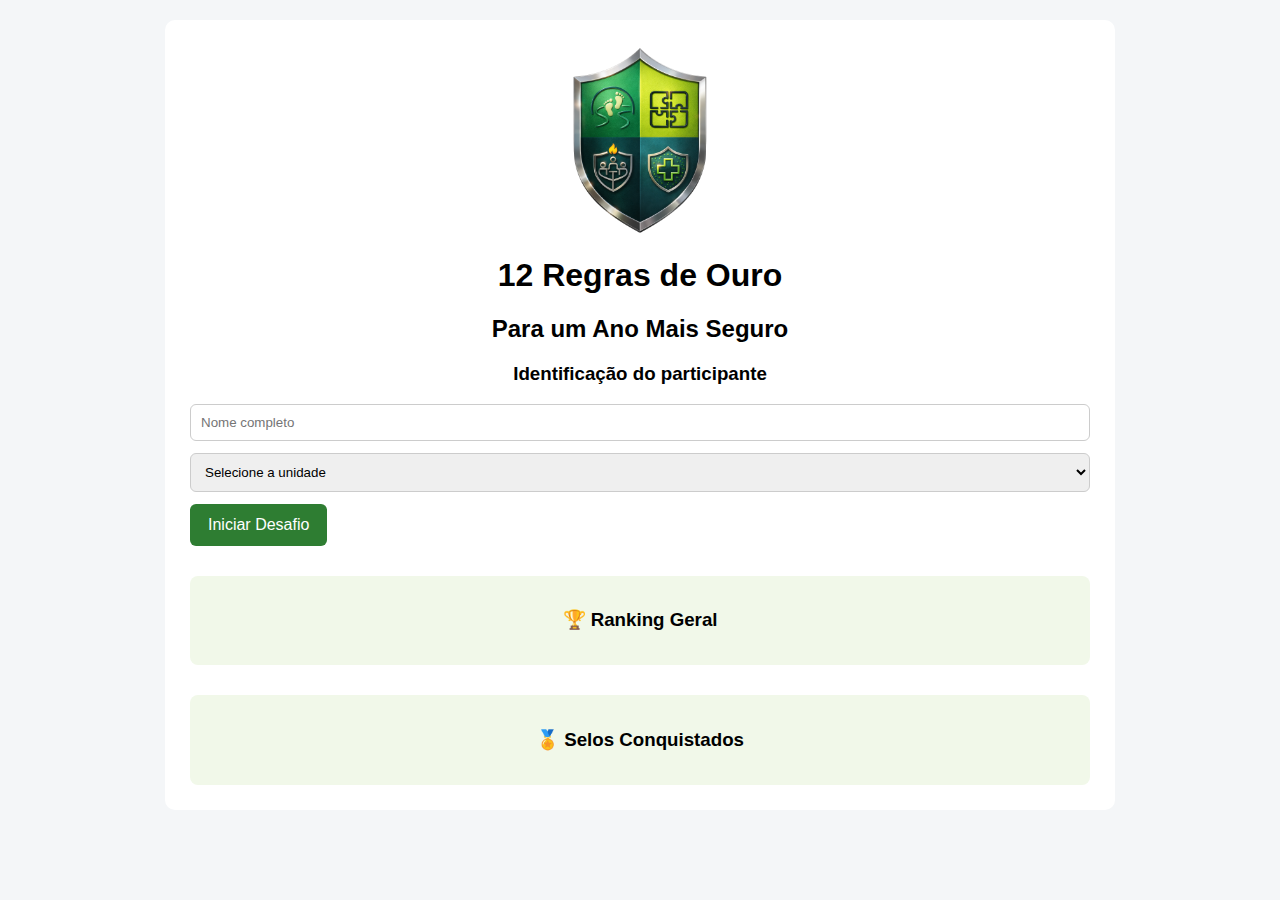
<file: index.html>
<html lang="pt-br">
<head>
<meta charset="UTF-8">
<title>12 Regras de Ouro – Para um Ano Mais Seguro</title>
<meta name="viewport" content="width=device-width, initial-scale=1.0">

<style>
body{
  font-family: Arial, sans-serif;
  background:#f4f6f8;
  margin:0;
  padding:20px;
}
.container{
  max-width:900px;
  margin:auto;
  background:#fff;
  padding:25px;
  border-radius:10px;
}
h1,h2,h3{text-align:center}
.hidden{display:none}
input,select{
  width:100%;
  padding:10px;
  margin-bottom:12px;
  border-radius:6px;
  border:1px solid #ccc;
}
button{
  background:#2e7d32;
  color:#fff;
  border:none;
  padding:12px 18px;
  border-radius:6px;
  cursor:pointer;
  font-size:16px;
}
button:hover{background:#256428}
.question{
  background:#fafafa;
  padding:12px;
  border-radius:6px;
  margin-bottom:12px;
  border-left:6px solid #ccc;
}
.question.correct{
  border-left-color:#2e7d32;
  background:#e8f5e9;
}
.question.wrong{
  border-left-color:#c62828;
  background:#fdecea;
}
.ranking{
  background:#f1f8e9;
  padding:15px;
  border-radius:8px;
  margin-top:30px;
}
.msg{
  margin-top:15px;
  font-weight:bold;
  color:#2e7d32;
  white-space:pre-line;
}
.escudo{
  display:block;
  margin:0 auto 15px;
  max-width:140px;
}
.selo{
  width:140px;
  padding:10px;
  border-radius:8px;
  background:#e8f5e9;
  border:2px solid #2e7d32;
  text-align:center;
  font-weight:bold;
  font-size:13px;
}
</style>
</head>

<body>

<div class="container">

<img src="escudo.png" class="escudo" alt="Escudo 12 Regras de Ouro">

<h1>12 Regras de Ouro</h1>
<h2>Para um Ano Mais Seguro</h2>

<!-- LOGIN -->
<div id="login">
  <h3>Identificação do participante</h3>
  <input id="nome" placeholder="Nome completo">
  <select id="unidade">
    <option value="">Selecione a unidade</option>
    <option>SEDE</option>
    <option>HUC</option>
    <option>PAUC/CIS</option>
    <option>CQA/CCO</option>
    <option>AMPLIA</option>
    <option>CPS</option>
    <option>ADUC</option>
    <option>CCI</option>
  </select>
  <button onclick="start()">Iniciar Desafio</button>
</div>

<!-- JOGO -->
<div id="jogo" class="hidden">
  <h3 id="tituloRegra"></h3>
  <div id="perguntas"></div>
  <button onclick="concluirRegra()">Concluir Regra</button>
  <div id="mensagem" class="msg"></div>
</div>

<!-- RANKING -->
<div class="ranking">
  <h3>🏆 Ranking Geral</h3>
  <div id="ranking"></div>
</div>

<!-- SELOS -->
<div class="ranking">
  <h3>🏅 Selos Conquistados</h3>
  <div id="selos" style="display:flex;flex-wrap:wrap;gap:10px;"></div>
</div>

</div>

<script>
/* =========================
   VARIÁVEIS GLOBAIS
========================= */
let jogador = {};
let pontos = 0;
let regraAtual = 0;

/* =========================
   CONFIGURAÇÕES
========================= */
const PONTUACAO_MINIMA = 42; // 70%

/* =========================
   MAPA MENSAL
========================= */
const regrasPorMes = {
  0: [0, 1],        // Janeiro → Regras 01 e 02
  1: [0, 1, 2],     // Fevereiro → Regras 01, 02 e 03  ✅
  2: [3],           // Março → Regra 04
  3: [4],           // Abril → Regra 05
  4: [5],           // Maio → Regra 06
  5: [6],           // Junho → Regra 07
  6: [7],           // Julho → Regra 08
  7: [8],           // Agosto → Regra 09
  8: [9],           // Setembro → Regra 10
  9: [10],          // Outubro → Regra 11
  10:[11]           // Novembro → Regra 12
};

/* =========================
   NÍVEIS DE PREVENÇÃO
========================= */
const niveis = [
  { nivel:1, nome:"Atenção Básica", regras:[0,1] },
  { nivel:2, nome:"Prevenção Essencial", regras:[2,3,4,5] },
  { nivel:3, nome:"Segurança Estruturada", regras:[7,8,9,10] },
  { nivel:4, nome:"Saúde Segura", regras:[10,11], final:true }
];

/* =========================
   REGRAS (exemplo 1 e 2)
========================= */
const regras = [
  {titulo:"Regra 01 – Atenção no Trajeto",p:[
    ["Manter atenção no trajeto reduz acidentes.",true],
    ["Usar celular ao caminhar não traz riscos.",false],
    ["Distração aumenta o risco de quedas.",true],
    ["Cansaço não interfere na segurança.",false],
    ["Olhar o caminho ajuda a identificar riscos.",true],
    ["Ignorar obstáculos é seguro.",false]
  ]},
  {titulo:"Regra 02 – Olhos no Caminho",p:[
    ["Observar o caminho ajuda a identificar riscos.",true],
    ["Distrações aumentam risco de quedas.",true],
    ["Olhar o caminho elimina todos os riscos.",false],
    ["Pisos molhados exigem atenção redobrada.",true],
    ["Caminhar olhando o celular é seguro.",false],
    ["Objetos no chão causam tropeços.",true]
  ]},
  {titulo:"Regra 03 – Ergonomia Sempre",p:[
    ["Ajustar cadeira reduz desconfortos.",true],
    ["Dor faz parte do trabalho.",false],
    ["Postura inadequada gera lesões.",true],
    ["Pausas ajudam a saúde.",true],
    ["Ergonomia só vale para quem senta.",false],
    ["Ergonomia melhora produtividade.",true]
  ]},
  {titulo:"Regra 04 – Zero Improviso",p:[
    ["Improvisar ferramentas gera riscos.",true],
    ["Usar equipamento errado é seguro.",false],
    ["Improviso é aceitável se rápido.",false],
    ["Planejar reduz erros.",true],
    ["Falta de equipamento justifica improviso.",false],
    ["Seguir procedimentos previne acidentes.",true]
  ]},
  {titulo:"Regra 05 – Organização Salva Vidas",p:[
    ["Ambientes organizados reduzem acidentes.",true],
    ["Objetos fora do lugar não interferem.",false],
    ["Organização ajuda em emergências.",true],
    ["Cabos soltos aumentam quedas.",true],
    ["Organização é só da limpeza.",false],
    ["Corredores livres são medida de segurança.",true]
  ]},
  {titulo:"Regra 06 – Comunicação é Segurança",p:[
    ["Comunicar riscos previne acidentes.",true],
    ["Problemas devem ser comunicados.",true],
    ["Comunicação não influencia segurança.",false],
    ["Silêncio pode gerar acidentes.",true],
    ["Só líderes comunicam riscos.",false],
    ["Comunicação fortalece a segurança.",true]
  ]},
  {titulo:"Regra 07 – Use EPI Sempre",p:[
    ["EPI reduz riscos.",true],
    ["EPI só em atividades perigosas.",false],
    ["Não usar EPI causa acidentes.",true],
    ["EPI deve estar em bom estado.",true],
    ["EPI é opcional se risco for pequeno.",false],
    ["EPI protege o trabalhador.",true]
  ]},
  {titulo:"Regra 08 – Saúde Mental Importa",p:[
    ["Saúde mental influencia segurança.",true],
    ["Estresse aumenta risco.",true],
    ["Falar de saúde mental é fraqueza.",false],
    ["Descanso melhora concentração.",true],
    ["Ignorar cansaço não traz impacto.",false],
    ["Bem-estar ajuda decisões seguras.",true]
  ]},
  {titulo:"Regra 09 – Segurança Contra Incêndio",p:[
    ["Conhecer rotas é prevenção.",true],
    ["Extintores devem estar acessíveis.",true],
    ["Incêndios não acontecem em locais organizados.",false],
    ["Treinamentos ajudam na emergência.",true],
    ["Bloquear saídas é aceitável.",false],
    ["Prevenção reduz danos.",true]
  ]},
  {titulo:"Regra 10 – Compromisso Coletivo",p:[
    ["Segurança é responsabilidade de todos.",true],
    ["Ignorar atitudes inseguras é aceitável.",false],
    ["Trabalho em equipe fortalece segurança.",true],
    ["Cada pessoa influencia o ambiente.",true],
    ["Só a empresa é responsável.",false],
    ["Compromisso coletivo reduz acidentes.",true]
  ]},
  {titulo:"Regra 11 – Biossegurança (NR32)",p:[
    ["NR32 protege trabalhadores da saúde.",true],
    ["EPI faz parte da biossegurança.",true],
    ["Riscos biológicos não exigem cuidado.",false],
    ["Higienização previne contaminação.",true],
    ["Acidentes biológicos devem ser comunicados.",true],
    ["Biossegurança protege pacientes.",true]
  ]},
  {titulo:"Regra 12 – Estrutura Segura",p:[
    ["Estrutura segura reduz riscos.",true],
    ["Manutenção influencia segurança.",true],
    ["Estrutura danificada não oferece risco.",false],
    ["Sinalização previne acidentes.",true],
    ["Ignorar falhas é aceitável.",false],
    ["Estrutura segura protege todos.",true]
  ]}
];

/* =========================
   FUNÇÕES BASE
========================= */
function regraLiberada(i){
  return regrasPorMes[new Date().getMonth()]?.includes(i);
}

function start(){
  const nome=document.getElementById("nome").value.trim();
  const unidade=document.getElementById("unidade").value;
  if(!nome||!unidade){alert("Preencha nome e unidade");return;}
  jogador={nome,unidade};
  pontos=0; regraAtual=0;
  document.getElementById("login").classList.add("hidden");
  document.getElementById("jogo").classList.remove("hidden");
  carregarRegra();
}

function carregarRegra(){
  document.getElementById("mensagem").innerText="";
  if(!regraLiberada(regraAtual)){
    document.getElementById("tituloRegra").innerText="⏳ Regra ainda não liberada";
    document.getElementById("perguntas").innerHTML=
      "<p>Aguarde a próxima regra mensal para continuar.</p>";
    return;
  }
  const r=regras[regraAtual];
  document.getElementById("tituloRegra").innerText=r.titulo;
  const div=document.getElementById("perguntas");
  div.innerHTML="";
  r.p.forEach((q,i)=>{
    div.innerHTML+=`
      <div class="question">
        <p>${i+1}. ${q[0]}</p>
        <label><input type="radio" name="q${i}" value="true"> Verdadeiro</label><br>
        <label><input type="radio" name="q${i}" value="false"> Falso</label>
      </div>`;
  });
}

/* =========================
   CONCLUSÃO COM 70%
========================= */
function concluirRegra(){
  if(!regraLiberada(regraAtual)) return;

  let pontosRegra = 0;
  const totalQuestoes = regras[regraAtual].p.length;

  document.querySelectorAll(".question").forEach((q,i)=>{
    const marcada = document.querySelector(`input[name="q${i}"]:checked`);
    const correta = regras[regraAtual].p[i][1];

    if(marcada && (marcada.value === "true") === correta){
      pontosRegra += 10;
      q.classList.add("correct");
    } else {
      q.classList.add("wrong");
    }
  });

  // 🔐 CONTROLE DE PRIMEIRA TENTATIVA
  let tentativas = JSON.parse(localStorage.getItem("tentativas")) || {};

  if(!tentativas[`regra_${regraAtual}`]){
    const aprovado = pontosRegra >= PONTUACAO_MINIMA;

    tentativas[`regra_${regraAtual}`] = {
      primeiraPontuacao: pontosRegra,
      aprovado: aprovado,
      selo: aprovado
    };

    localStorage.setItem("tentativas", JSON.stringify(tentativas));

    // Ranking usa SEMPRE a primeira tentativa
    salvarRankingPrimeiraTentativa(pontosRegra);

    if(aprovado){
      salvarSelo(regraAtual);
    }
  }

  // Mensagem para o jogador
  if(pontosRegra >= PONTUACAO_MINIMA){
    document.getElementById("mensagem").innerText =
      `✅ Regra concluída!\nPontuação obtida: ${pontosRegra} pts`;
    regraAtual++;
    setTimeout(carregarRegra, 1500);
  } else {
    document.getElementById("mensagem").innerText =
      `❌ Pontuação insuficiente (${pontosRegra} pts).\nVocê pode tentar novamente para avançar.`;
  }
}

  pontos+=pontosRegra;
  salvarRanking();
  salvarSelo(regraAtual);
  verificarCertificadoNivel();

  document.getElementById("mensagem").innerText=
    `✅ Regra concluída!\nPontuação da regra: ${pontosRegra} pts`;

  regraAtual++;
  setTimeout(carregarRegra,1500);
}

/* =========================
   RANKING – PRIMEIRA TENTATIVA
========================= */

function salvarRankingPrimeiraTentativa(pontosRegra){
  let ranking = JSON.parse(localStorage.getItem("ranking")) || [];

  ranking.push({
    nome: jogador.nome,
    unidade: jogador.unidade,
    regra: regras[regraAtual].titulo,
    regraIndex: regraAtual,
    pontos: pontosRegra,
    data: new Date().toLocaleDateString("pt-BR"),
    hora: new Date().toLocaleTimeString("pt-BR")
  });

  localStorage.setItem("ranking", JSON.stringify(ranking));
  carregarRanking();
}

function carregarRanking(){
  let ranking = JSON.parse(localStorage.getItem("ranking")) || [];

  ranking.sort((a,b)=>b.pontos - a.pontos);

  document.getElementById("ranking").innerHTML =
    "<ol>" +
    ranking.map(r =>
      `<li>
        ${r.nome} (${r.unidade})<br>
        <small>${r.regra} – ${r.pontos} pts – ${r.data} ${r.hora}</small>
      </li>`
    ).join("") +
    "</ol>";
}


/* =========================
   SELOS
========================= */
function salvarSelo(i){
  let s=JSON.parse(localStorage.getItem("selos"))||[];
  if(!s.includes(i)){s.push(i);}
  localStorage.setItem("selos",JSON.stringify(s));
  carregarSelos();
}

function carregarSelos(){
  const d=document.getElementById("selos");
  let s=JSON.parse(localStorage.getItem("selos"))||[];
  d.innerHTML=s.length
    ? s.map(i=>`<div class="selo">🏅<br>${regras[i].titulo}</div>`).join("")
    : "<p>Nenhum selo conquistado ainda.</p>";
}

/* =========================
   CERTIFICADO POR NÍVEL
========================= */
function verificarCertificadoNivel(){
  const selos=JSON.parse(localStorage.getItem("selos"))||[];
  let certificados=JSON.parse(localStorage.getItem("certificados"))||[];

  niveis.forEach(n=>{
    if(n.regras.every(r=>selos.includes(r)) && !certificados.includes(n.nivel)){
      certificados.push(n.nivel);
      localStorage.setItem("certificados",JSON.stringify(certificados));
      gerarCertificado(n);
    }
  });
}

function gerarCertificado(n){
  alert(
    `🎓 CERTIFICADO CONQUISTADO!\n\n${jogador.nome}\n`+
    `concluiu o ${n.nivel}º Nível da Prevenção\n${n.nome}\n\n`+
    `Campanha: 12 Regras de Ouro para um Ano Mais Seguro`
  );
}

carregarRanking();
carregarSelos();
</script>

</body>
</html>
</file>
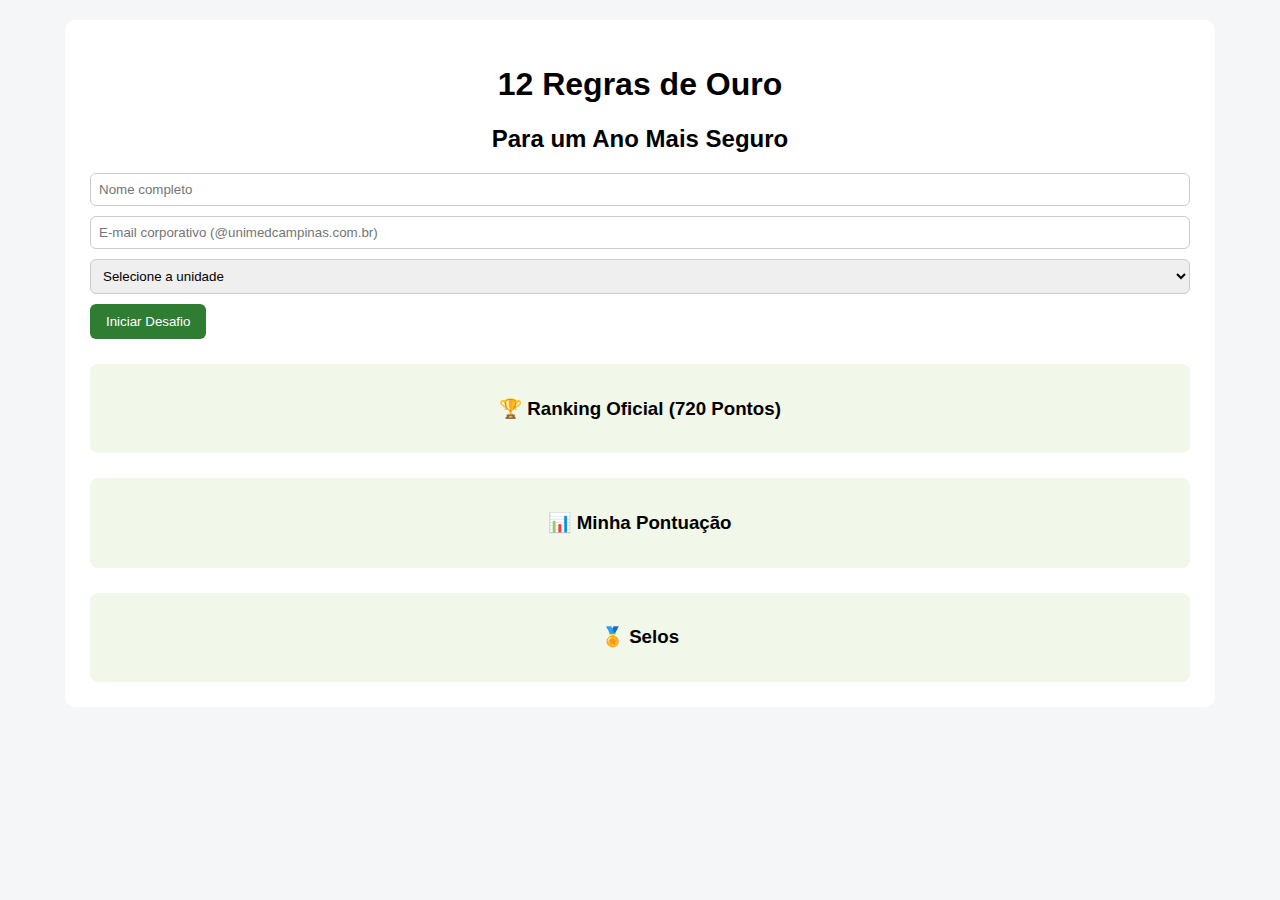
<file: admin.htm>
<html lang="pt-br">
<head>
<meta charset="UTF-8">
<title>12 Regras de Ouro</title>
<meta name="viewport" content="width=device-width, initial-scale=1.0">

<style>
body{font-family:Arial;background:#f4f6f8;margin:0;padding:20px}
.container{max-width:1100px;margin:auto;background:#fff;padding:25px;border-radius:10px}
h1,h2,h3{text-align:center}
.hidden{display:none}
input,select{width:100%;padding:8px;margin-bottom:10px;border-radius:6px;border:1px solid #ccc}
button{background:#2e7d32;color:#fff;border:none;padding:10px 16px;border-radius:6px;cursor:pointer}
button:hover{background:#256428}
.question{background:#fafafa;padding:10px;border-radius:6px;margin-bottom:10px;border-left:6px solid #ccc}
.correct{border-left-color:#2e7d32;background:#e8f5e9}
.wrong{border-left-color:#c62828;background:#fdecea}
.ranking{background:#f1f8e9;padding:15px;border-radius:8px;margin-top:25px}
.selo{padding:8px;border:2px solid #2e7d32;border-radius:8px;margin:5px;font-size:12px}
table{width:100%;border-collapse:collapse;margin-top:10px}
th,td{border-bottom:1px solid #ddd;padding:6px;text-align:center}
thead{background:#2e7d32;color:white}
.admin-box{background:#fff3cd;padding:15px;border-radius:8px;margin-top:20px}
</style>
</head>

<body>
<div class="container">

<h1>12 Regras de Ouro</h1>
<h2>Para um Ano Mais Seguro</h2>

<div id="login">
<input id="nome" placeholder="Nome completo">
<input id="email" placeholder="E-mail corporativo (@unimedcampinas.com.br)">
<select id="unidade">
<option value="">Selecione a unidade</option>
<option>SEDE</option>
<option>HUC</option>
<option>PAUC/CIS</option>
<option>CQA/CCO</option>
<option>AMPLIA II</option>
<option>CPS</option>
<option>ADUC</option>
<option>CCI</option>
</select>
<button onclick="start()">Iniciar Desafio</button>
</div>

<div id="jogo" class="hidden">
<h3 id="tituloRegra"></h3>
<div id="perguntas"></div>
<button onclick="concluirRegra()">Concluir Regra</button>
<div id="mensagem"></div>
</div>

<div class="ranking">
<h3>🏆 Ranking Oficial (720 Pontos)</h3>
<div id="ranking"></div>
</div>

<div class="ranking">
<h3>📊 Minha Pontuação</h3>
<div id="painelIndividual"></div>
</div>

<div class="ranking">
<h3>🏅 Selos</h3>
<div id="selos"></div>
</div>

<div id="admin" class="hidden admin-box">
<h3>Painel Administrativo</h3>
<input id="adminSenha" placeholder="Senha Admin">
<button onclick="loginAdmin()">Entrar</button>
<div id="adminConteudo" class="hidden">
<h4>🔓 Liberar Regras</h4>
<div id="controleRegras"></div>
<h4>📥 Exportar CSV</h4>
<button onclick="exportarCSV()">Exportar</button>
<h4>🧹 Resetar Participante</h4>
<input id="resetEmail" placeholder="E-mail do participante">
<button onclick="resetarParticipante()">Resetar</button>
<h4>♻ Resetar Sistema</h4>
<button onclick="localStorage.clear();location.reload()">Resetar Tudo</button>
<h4>📊 Relatório</h4>
<div id="relatorio"></div>
</div>
</div>

</div>

<script>

/* ===== ADMIN ACCESS ===== */
document.addEventListener("keydown",function(e){
if(e.ctrlKey&&e.shiftKey&&e.key.toLowerCase()==="a"){
document.getElementById("admin").classList.remove("hidden");
}
});

function loginAdmin(){
if(document.getElementById("adminSenha").value==="S@1010so"){
document.getElementById("adminConteudo").classList.remove("hidden");
carregarControleRegras();
gerarRelatorio();
}else{alert("Senha incorreta");}
}

/* ===== REGRAS COMPLETAS ===== */

const regrasPadrao = [
{titulo:"Regra 01 – Atenção no Trajeto",p:[
["Manter atenção no trajeto reduz acidentes.",true],
["Usar celular ao caminhar é seguro.",false],
["Distração aumenta risco de queda.",true],
["Cansaço não interfere na segurança.",false],
["Observar o caminho evita riscos.",true],
["Ignorar obstáculos é seguro.",false]]},

{titulo:"Regra 02 – Olhos no Caminho",p:[
["Pisos molhados exigem atenção.",true],
["Andar olhando celular é seguro.",false],
["Objetos no chão causam tropeços.",true],
["Sinalização deve ser respeitada.",true],
["Desatenção não causa acidentes.",false],
["Iluminação ajuda na prevenção.",true]]},

{titulo:"Regra 03 – Ergonomia",p:[
["Postura adequada previne dores.",true],
["Dor faz parte do trabalho.",false],
["Pausas reduzem fadiga.",true],
["Altura da cadeira não importa.",false],
["Ergonomia melhora produtividade.",true],
["Ajustar monitor evita desconforto.",true]]},

{titulo:"Regra 04 – Zero Improviso",p:[
["Improvisar gera risco.",true],
["Ferramenta errada é aceitável.",false],
["Planejamento evita acidentes.",true],
["Procedimento deve ser seguido.",true],
["Improviso é sempre seguro.",false],
["Equipamento correto reduz risco.",true]]},

{titulo:"Regra 05 – Organização",p:[
["Ambiente organizado é seguro.",true],
["Cabos soltos não causam queda.",false],
["Corredores livres são obrigatórios.",true],
["Organização ajuda emergência.",true],
["Desordem não interfere.",false],
["Limpeza reduz risco.",true]]},

{titulo:"Regra 06 – Comunicação",p:[
["Comunicar risco previne acidente.",true],
["Silêncio evita problema.",false],
["Feedback melhora segurança.",true],
["Avisar líder é importante.",true],
["Comunicação não influencia.",false],
["Relatar quase acidente é essencial.",true]]},

{titulo:"Regra 07 – Uso de EPI",p:[
["EPI reduz risco.",true],
["EPI é opcional.",false],
["EPI deve estar íntegro.",true],
["Não usar EPI é aceitável.",false],
["EPI protege trabalhador.",true],
["Treinamento inclui uso de EPI.",true]]},

{titulo:"Regra 08 – Saúde Mental",p:[
["Estresse aumenta risco.",true],
["Descanso melhora foco.",true],
["Ignorar cansaço é seguro.",false],
["Bem-estar melhora decisão.",true],
["Saúde mental não importa.",false],
["Apoio reduz erro humano.",true]]},

{titulo:"Regra 09 – Incêndio",p:[
["Conhecer rota é prevenção.",true],
["Bloquear saída é permitido.",false],
["Extintor deve estar acessível.",true],
["Treinamento ajuda emergência.",true],
["Fogo nunca acontece.",false],
["Alarme deve ser respeitado.",true]]},

{titulo:"Regra 10 – Compromisso Coletivo",p:[
["Segurança é responsabilidade de todos.",true],
["Só empresa é responsável.",false],
["Trabalho em equipe ajuda.",true],
["Atitude segura influencia ambiente.",true],
["Ignorar risco é normal.",false],
["Compromisso reduz acidente.",true]]},

{titulo:"Regra 11 – Biossegurança",p:[
["NR32 protege trabalhador.",true],
["Higienização previne contaminação.",true],
["Risco biológico não exige cuidado.",false],
["EPI é obrigatório.",true],
["Acidente deve ser comunicado.",true],
["Paciente também é protegido.",true]]},

{titulo:"Regra 12 – Estrutura Segura",p:[
["Manutenção previne acidente.",true],
["Estrutura danificada é segura.",false],
["Sinalização é importante.",true],
["Inspeção reduz risco.",true],
["Ignorar falha é aceitável.",false],
["Estrutura segura protege todos.",true]]}
];

/* ===== INICIALIZAÇÃO ===== */

if(!localStorage.getItem("regras")){
localStorage.setItem("regras",JSON.stringify(regrasPadrao));
}

let regras = JSON.parse(localStorage.getItem("regras"));
let regrasLiberadas = JSON.parse(localStorage.getItem("regrasLiberadas")) || [];
let regraAtual = 0;
let jogador = {};

function start(){
let nome=document.getElementById("nome").value.trim();
let email=document.getElementById("email").value.trim().toLowerCase();
let unidade=document.getElementById("unidade").value;

if(!nome||!email||!unidade){alert("Preencha todos os campos");return;}
if(!email.endsWith("@unimedcampinas.com.br")){alert("Use e-mail corporativo");return;}

jogador={nome,email,unidade};

document.getElementById("login").classList.add("hidden");
document.getElementById("jogo").classList.remove("hidden");

regraAtual=regrasLiberadas[0]||0;
carregarRegra();
}

function carregarRegra(){
if(!regrasLiberadas.includes(regraAtual)){
document.getElementById("mensagem").innerText="⏳ Volte amanhã.";
return;
}

document.getElementById("tituloRegra").innerText=regras[regraAtual].titulo;

document.getElementById("perguntas").innerHTML=
regras[regraAtual].p.map((q,i)=>`
<div class="question">
<p>${i+1}. ${q[0]}</p>
<label><input type="radio" name="q${i}" value="true"> Verdadeiro</label><br>
<label><input type="radio" name="q${i}" value="false"> Falso</label>
</div>
`).join("");
}

function concluirRegra(){
let pontos=0;

document.querySelectorAll(".question").forEach((q,i)=>{
let marcada=document.querySelector(`input[name="q${i}"]:checked`);
if(marcada&&(marcada.value==="true")===regras[regraAtual].p[i][1]){
pontos+=10;q.classList.add("correct");
}else{q.classList.add("wrong");}
});

let dados=JSON.parse(localStorage.getItem("ranking"))||[];
dados.push({email:jogador.email,nome:jogador.nome,unidade:jogador.unidade,regra:regraAtual+1,pontos});
localStorage.setItem("ranking",JSON.stringify(dados));

if(pontos===60)salvarSelo(regraAtual);

regraAtual++;
carregarRegra();
atualizarRanking();
atualizarPainel();
}

function atualizarRanking(){
let dados=JSON.parse(localStorage.getItem("ranking"))||[];
let jogadores={};

dados.forEach(r=>{
if(!jogadores[r.email])jogadores[r.email]={nome:r.nome,unidade:r.unidade,total:0};
jogadores[r.email].total+=r.pontos;
});

let lista=Object.values(jogadores).sort((a,b)=>b.total-a.total);

document.getElementById("ranking").innerHTML=
`<table><thead><tr><th>Pos</th><th>Nome</th><th>Unidade</th><th>Pontos</th></tr></thead>
<tbody>${lista.map((j,i)=>`<tr><td>${i+1}</td><td>${j.nome}</td><td>${j.unidade}</td><td>${j.total}</td></tr>`).join("")}</tbody></table>`;
}

function atualizarPainel(){
let dados=JSON.parse(localStorage.getItem("ranking"))||[];
let minhas=dados.filter(r=>r.email===jogador.email);
let total=0;

document.getElementById("painelIndividual").innerHTML=
`<table><thead><tr><th>Regra</th><th>Pontos</th></tr></thead><tbody>
${minhas.map(r=>{total+=r.pontos;return `<tr><td>${r.regra}</td><td>${r.pontos}</td></tr>`}).join("")}
<tr style="font-weight:bold"><td>Total</td><td>${total}/720</td></tr>
</tbody></table>`;
}

function salvarSelo(i){
let s=JSON.parse(localStorage.getItem("selos_"+jogador.email))||[];
if(!s.includes(i))s.push(i);
localStorage.setItem("selos_"+jogador.email,JSON.stringify(s));
document.getElementById("selos").innerHTML=s.map(i=>`<div class="selo">${regras[i].titulo}</div>`).join("");
}

</script>
</body>
</html>
</file>
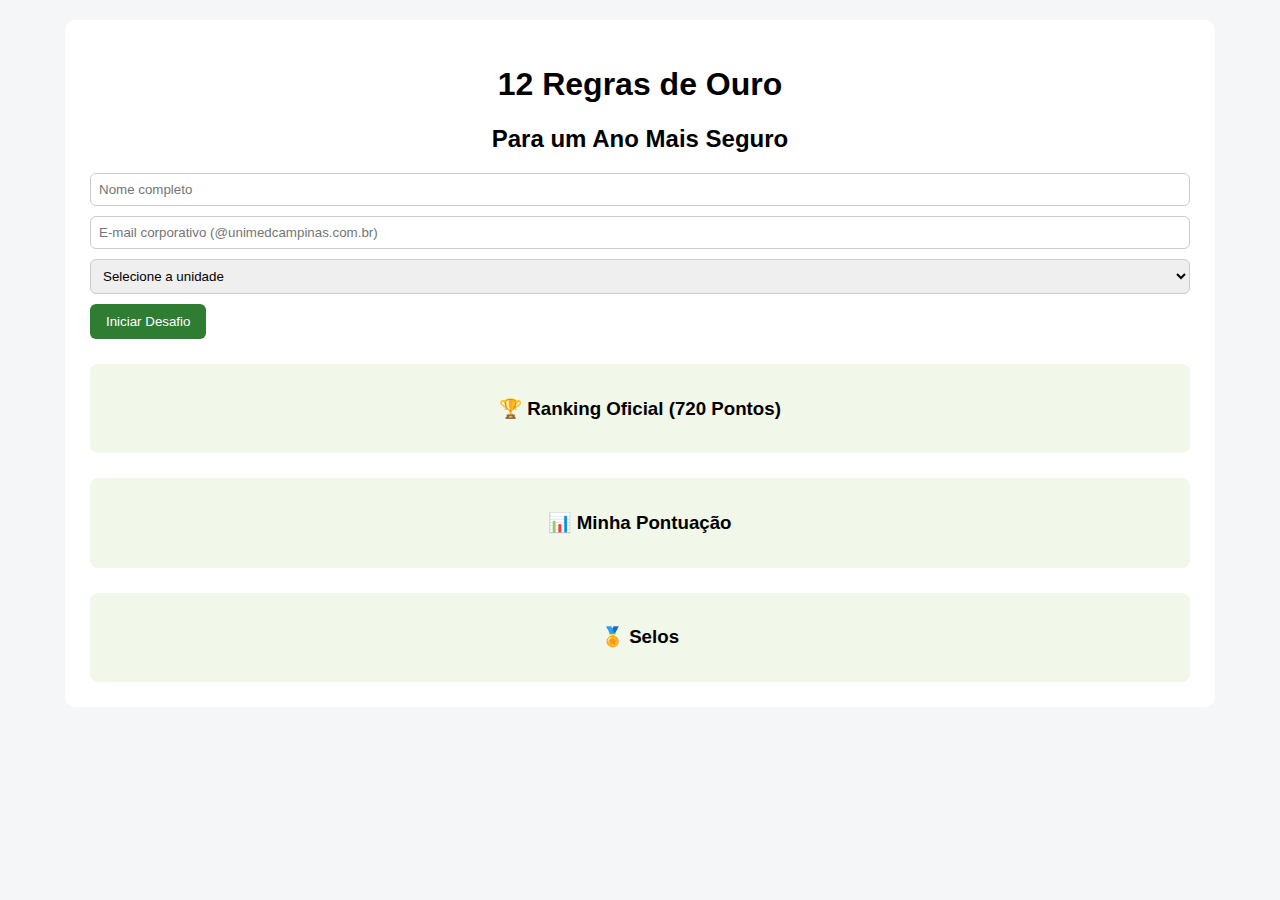
<file: admin.html>
<html lang="pt-br">
<head>
<meta charset="UTF-8">
<title>12 Regras de Ouro</title>
<meta name="viewport" content="width=device-width, initial-scale=1.0">

<style>
body{font-family:Arial;background:#f4f6f8;margin:0;padding:20px}
.container{max-width:1100px;margin:auto;background:#fff;padding:25px;border-radius:10px}
h1,h2,h3{text-align:center}
.hidden{display:none}
input,select{width:100%;padding:8px;margin-bottom:10px;border-radius:6px;border:1px solid #ccc}
button{background:#2e7d32;color:#fff;border:none;padding:10px 16px;border-radius:6px;cursor:pointer}
button:hover{background:#256428}
.question{background:#fafafa;padding:10px;border-radius:6px;margin-bottom:10px;border-left:6px solid #ccc}
.correct{border-left-color:#2e7d32;background:#e8f5e9}
.wrong{border-left-color:#c62828;background:#fdecea}
.ranking{background:#f1f8e9;padding:15px;border-radius:8px;margin-top:25px}
.selo{padding:8px;border:2px solid #2e7d32;border-radius:8px;margin:5px;font-size:12px}
table{width:100%;border-collapse:collapse;margin-top:10px}
th,td{border-bottom:1px solid #ddd;padding:6px;text-align:center}
thead{background:#2e7d32;color:white}
.admin-box{background:#fff3cd;padding:15px;border-radius:8px;margin-top:20px}
</style>
</head>

<body>
<div class="container">

<h1>12 Regras de Ouro</h1>
<h2>Para um Ano Mais Seguro</h2>

<div id="login">
<input id="nome" placeholder="Nome completo">
<input id="email" placeholder="E-mail corporativo (@unimedcampinas.com.br)">
<select id="unidade">
<option value="">Selecione a unidade</option>
<option>SEDE</option>
<option>HUC</option>
<option>PAUC/CIS</option>
<option>CQA/CCO</option>
<option>AMPLIA II</option>
<option>CPS</option>
<option>ADUC</option>
<option>CCI</option>
</select>
<button onclick="start()">Iniciar Desafio</button>
</div>

<div id="jogo" class="hidden">
<h3 id="tituloRegra"></h3>
<div id="perguntas"></div>
<button onclick="concluirRegra()">Concluir Regra</button>
<div id="mensagem"></div>
</div>

<div class="ranking">
<h3>🏆 Ranking Oficial (720 Pontos)</h3>
<div id="ranking"></div>
</div>

<div class="ranking">
<h3>📊 Minha Pontuação</h3>
<div id="painelIndividual"></div>
</div>

<div class="ranking">
<h3>🏅 Selos</h3>
<div id="selos"></div>
</div>

<div id="admin" class="hidden admin-box">
<h3>Painel Administrativo</h3>
<input id="adminSenha" placeholder="Senha Admin">
<button onclick="loginAdmin()">Entrar</button>
<div id="adminConteudo" class="hidden">
<h4>🔓 Liberar Regras</h4>
<div id="controleRegras"></div>
<h4>📥 Exportar CSV</h4>
<button onclick="exportarCSV()">Exportar</button>
<h4>🧹 Resetar Participante</h4>
<input id="resetEmail" placeholder="E-mail do participante">
<button onclick="resetarParticipante()">Resetar</button>
<h4>♻ Resetar Sistema</h4>
<button onclick="localStorage.clear();location.reload()">Resetar Tudo</button>
<h4>📊 Relatório</h4>
<div id="relatorio"></div>
</div>
</div>

</div>

<script>

/* ===== ADMIN ACCESS ===== */
document.addEventListener("keydown",function(e){
if(e.ctrlKey&&e.shiftKey&&e.key.toLowerCase()==="a"){
document.getElementById("admin").classList.remove("hidden");
}
});

function loginAdmin(){
if(document.getElementById("adminSenha").value==="S@1010so"){
document.getElementById("adminConteudo").classList.remove("hidden");
carregarControleRegras();
gerarRelatorio();
}else{alert("Senha incorreta");}
}

/* ===== REGRAS COMPLETAS ===== */

const regrasPadrao = [
{titulo:"Regra 01 – Atenção no Trajeto",p:[
["Manter atenção no trajeto reduz acidentes.",true],
["Usar celular ao caminhar é seguro.",false],
["Distração aumenta risco de queda.",true],
["Cansaço não interfere na segurança.",false],
["Observar o caminho evita riscos.",true],
["Ignorar obstáculos é seguro.",false]]},

{titulo:"Regra 02 – Olhos no Caminho",p:[
["Pisos molhados exigem atenção.",true],
["Andar olhando celular é seguro.",false],
["Objetos no chão causam tropeços.",true],
["Sinalização deve ser respeitada.",true],
["Desatenção não causa acidentes.",false],
["Iluminação ajuda na prevenção.",true]]},

{titulo:"Regra 03 – Ergonomia",p:[
["Postura adequada previne dores.",true],
["Dor faz parte do trabalho.",false],
["Pausas reduzem fadiga.",true],
["Altura da cadeira não importa.",false],
["Ergonomia melhora produtividade.",true],
["Ajustar monitor evita desconforto.",true]]},

{titulo:"Regra 04 – Zero Improviso",p:[
["Improvisar gera risco.",true],
["Ferramenta errada é aceitável.",false],
["Planejamento evita acidentes.",true],
["Procedimento deve ser seguido.",true],
["Improviso é sempre seguro.",false],
["Equipamento correto reduz risco.",true]]},

{titulo:"Regra 05 – Organização",p:[
["Ambiente organizado é seguro.",true],
["Cabos soltos não causam queda.",false],
["Corredores livres são obrigatórios.",true],
["Organização ajuda emergência.",true],
["Desordem não interfere.",false],
["Limpeza reduz risco.",true]]},

{titulo:"Regra 06 – Comunicação",p:[
["Comunicar risco previne acidente.",true],
["Silêncio evita problema.",false],
["Feedback melhora segurança.",true],
["Avisar líder é importante.",true],
["Comunicação não influencia.",false],
["Relatar quase acidente é essencial.",true]]},

{titulo:"Regra 07 – Uso de EPI",p:[
["EPI reduz risco.",true],
["EPI é opcional.",false],
["EPI deve estar íntegro.",true],
["Não usar EPI é aceitável.",false],
["EPI protege trabalhador.",true],
["Treinamento inclui uso de EPI.",true]]},

{titulo:"Regra 08 – Saúde Mental",p:[
["Estresse aumenta risco.",true],
["Descanso melhora foco.",true],
["Ignorar cansaço é seguro.",false],
["Bem-estar melhora decisão.",true],
["Saúde mental não importa.",false],
["Apoio reduz erro humano.",true]]},

{titulo:"Regra 09 – Incêndio",p:[
["Conhecer rota é prevenção.",true],
["Bloquear saída é permitido.",false],
["Extintor deve estar acessível.",true],
["Treinamento ajuda emergência.",true],
["Fogo nunca acontece.",false],
["Alarme deve ser respeitado.",true]]},

{titulo:"Regra 10 – Compromisso Coletivo",p:[
["Segurança é responsabilidade de todos.",true],
["Só empresa é responsável.",false],
["Trabalho em equipe ajuda.",true],
["Atitude segura influencia ambiente.",true],
["Ignorar risco é normal.",false],
["Compromisso reduz acidente.",true]]},

{titulo:"Regra 11 – Biossegurança",p:[
["NR32 protege trabalhador.",true],
["Higienização previne contaminação.",true],
["Risco biológico não exige cuidado.",false],
["EPI é obrigatório.",true],
["Acidente deve ser comunicado.",true],
["Paciente também é protegido.",true]]},

{titulo:"Regra 12 – Estrutura Segura",p:[
["Manutenção previne acidente.",true],
["Estrutura danificada é segura.",false],
["Sinalização é importante.",true],
["Inspeção reduz risco.",true],
["Ignorar falha é aceitável.",false],
["Estrutura segura protege todos.",true]]}
];

/* ===== INICIALIZAÇÃO ===== */

if(!localStorage.getItem("regras")){
localStorage.setItem("regras",JSON.stringify(regrasPadrao));
}

let regras = JSON.parse(localStorage.getItem("regras"));
let regrasLiberadas = JSON.parse(localStorage.getItem("regrasLiberadas")) || [];
let regraAtual = 0;
let jogador = {};

function start(){
let nome=document.getElementById("nome").value.trim();
let email=document.getElementById("email").value.trim().toLowerCase();
let unidade=document.getElementById("unidade").value;

if(!nome||!email||!unidade){alert("Preencha todos os campos");return;}
if(!email.endsWith("@unimedcampinas.com.br")){alert("Use e-mail corporativo");return;}

jogador={nome,email,unidade};

document.getElementById("login").classList.add("hidden");
document.getElementById("jogo").classList.remove("hidden");

regraAtual=regrasLiberadas[0]||0;
carregarRegra();
}

function carregarRegra(){
if(!regrasLiberadas.includes(regraAtual)){
document.getElementById("mensagem").innerText="⏳ Volte amanhã.";
return;
}

document.getElementById("tituloRegra").innerText=regras[regraAtual].titulo;

document.getElementById("perguntas").innerHTML=
regras[regraAtual].p.map((q,i)=>`
<div class="question">
<p>${i+1}. ${q[0]}</p>
<label><input type="radio" name="q${i}" value="true"> Verdadeiro</label><br>
<label><input type="radio" name="q${i}" value="false"> Falso</label>
</div>
`).join("");
}

function concluirRegra(){
let pontos=0;

document.querySelectorAll(".question").forEach((q,i)=>{
let marcada=document.querySelector(`input[name="q${i}"]:checked`);
if(marcada&&(marcada.value==="true")===regras[regraAtual].p[i][1]){
pontos+=10;q.classList.add("correct");
}else{q.classList.add("wrong");}
});

let dados=JSON.parse(localStorage.getItem("ranking"))||[];
dados.push({email:jogador.email,nome:jogador.nome,unidade:jogador.unidade,regra:regraAtual+1,pontos});
localStorage.setItem("ranking",JSON.stringify(dados));

if(pontos===60)salvarSelo(regraAtual);

regraAtual++;
carregarRegra();
atualizarRanking();
atualizarPainel();
}

function atualizarRanking(){
let dados=JSON.parse(localStorage.getItem("ranking"))||[];
let jogadores={};

dados.forEach(r=>{
if(!jogadores[r.email])jogadores[r.email]={nome:r.nome,unidade:r.unidade,total:0};
jogadores[r.email].total+=r.pontos;
});

let lista=Object.values(jogadores).sort((a,b)=>b.total-a.total);

document.getElementById("ranking").innerHTML=
`<table><thead><tr><th>Pos</th><th>Nome</th><th>Unidade</th><th>Pontos</th></tr></thead>
<tbody>${lista.map((j,i)=>`<tr><td>${i+1}</td><td>${j.nome}</td><td>${j.unidade}</td><td>${j.total}</td></tr>`).join("")}</tbody></table>`;
}

function atualizarPainel(){
let dados=JSON.parse(localStorage.getItem("ranking"))||[];
let minhas=dados.filter(r=>r.email===jogador.email);
let total=0;

document.getElementById("painelIndividual").innerHTML=
`<table><thead><tr><th>Regra</th><th>Pontos</th></tr></thead><tbody>
${minhas.map(r=>{total+=r.pontos;return `<tr><td>${r.regra}</td><td>${r.pontos}</td></tr>`}).join("")}
<tr style="font-weight:bold"><td>Total</td><td>${total}/720</td></tr>
</tbody></table>`;
}

function salvarSelo(i){
let s=JSON.parse(localStorage.getItem("selos_"+jogador.email))||[];
if(!s.includes(i))s.push(i);
localStorage.setItem("selos_"+jogador.email,JSON.stringify(s));
document.getElementById("selos").innerHTML=s.map(i=>`<div class="selo">${regras[i].titulo}</div>`).join("");
}

</script>
</body>
</html>
</file>
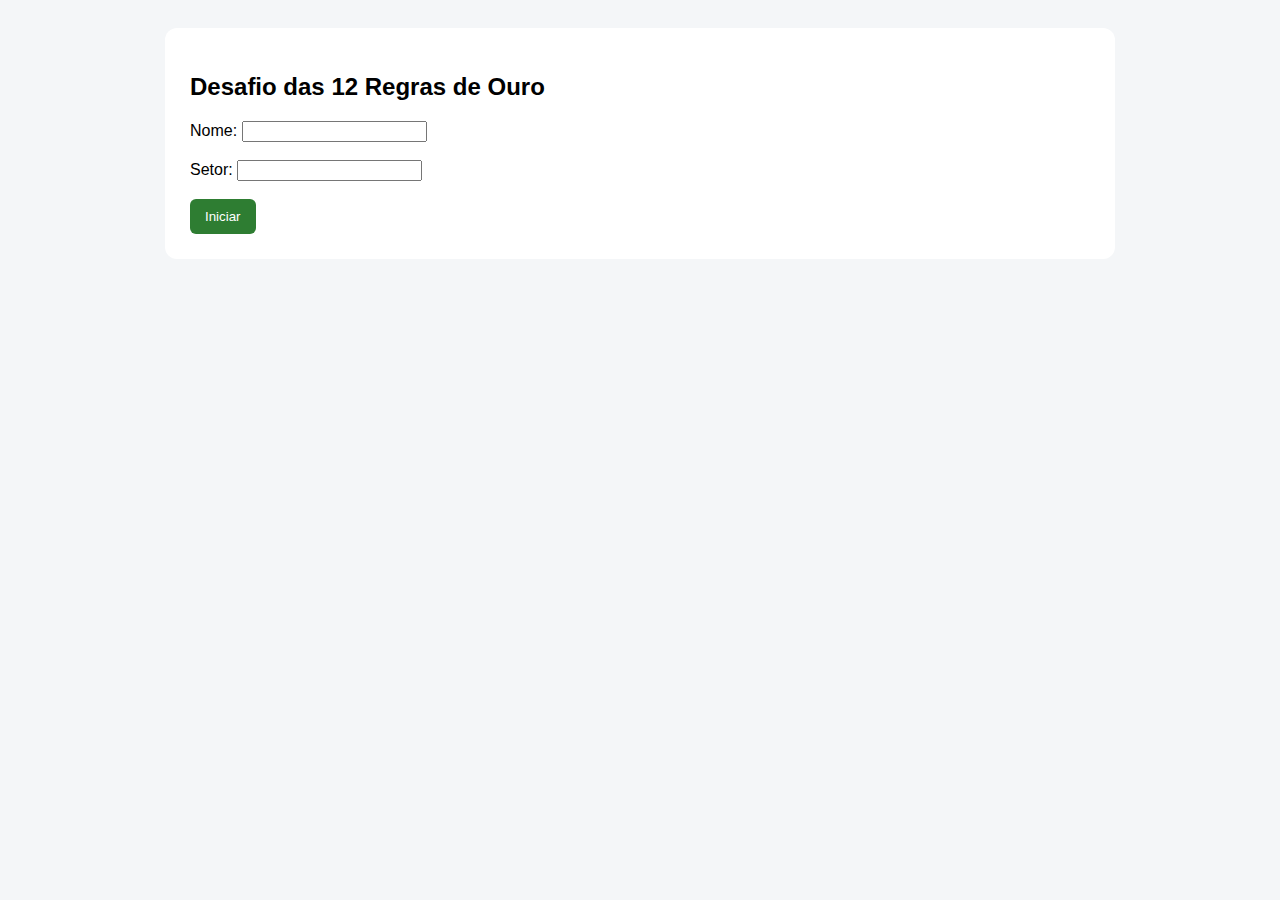
<file: html5.html>
<!DOCTYPE html>
<html lang="pt-br">
<head>
<meta charset="UTF-8">
<title>Desafio – 12 Regras de Ouro</title>

<style>
body {
  font-family: Arial, sans-serif;
  background: #f4f6f8;
  padding: 20px;
}
.container {
  max-width: 900px;
  margin: auto;
  background: #fff;
  padding: 25px;
  border-radius: 12px;
}
.hidden { display:none; }
.question { margin-bottom:15px; }
button {
  background:#2e7d32;
  color:#fff;
  border:none;
  padding:10px 15px;
  border-radius:6px;
  cursor:pointer;
}
button:hover { background:#1b5e20; }
</style>
</head>

<body>

<div class="container">

<!-- LOGIN -->
<div id="login">
<h2>Desafio das 12 Regras de Ouro</h2>
<label>Nome:</label>
<input id="nome"><br><br>
<label>Setor:</label>
<input id="setor"><br><br>
<button onclick="iniciar()">Iniciar</button>
</div>

<!-- JOGO -->
<div id="jogo" class="hidden">
<h3 id="regraTitulo"></h3>
<div id="perguntas"></div>
<button onclick="validarRegra()">Concluir Regra</button>
</div>

<!-- FINAL -->
<div id="final" class="hidden">
<h2>Resultado Final</h2>
<p><strong>Pontuação total:</strong> <span id="pontuacaoFinal"></span></p>
<button onclick="salvarRanking()">Salvar no Ranking</button>
<div id="ranking"></div>
</div>

</div>

<script>
/* =====================
   CONFIGURAÇÃO MENSAL
===================== */

const regrasPorMes = {
  0: [1,2],    // Janeiro
  1: [3],      // Fevereiro
  2: [4],      // Março
  3: [5],      // Abril
  4: [6],      // Maio
  5: [7],      // Junho
  6: [8],      // Julho
  7: [9],      // Agosto
  8: [10],     // Setembro
  9: [11],     // Outubro
  10:[12]      // Novembro
};

/* =====================
   REGRAS
===================== */

const regras = [
{ id:1, titulo:"Regra 01 – Atenção no Trajeto", perguntas:[
{t:"Manter atenção no trajeto reduz acidentes.",c:true},
{t:"Usar celular no trajeto não interfere na segurança.",c:false},
{t:"A atenção faz parte da cultura de segurança.",c:true}
]},
{ id:2, titulo:"Regra 02 – Olhos no Caminho", perguntas:[
{t:"Observar o caminho ajuda a identificar riscos.",c:true},
{t:"Distração pode causar quedas.",c:true},
{t:"Olhar o caminho elimina todos os riscos.",c:false}
]},
{ id:3, titulo:"Regra 03 – Ergonomia Sempre", perguntas:[
{t:"Ergonomia previne dores.",c:true},
{t:"Ergonomia só vale para escritório.",c:false},
{t:"Pausas ajudam na saúde.",c:true}
]},
{ id:4, titulo:"Regra 04 – Zero Improviso", perguntas:[
{t:"Improviso aumenta riscos.",c:true},
{t:"Improviso rápido é seguro.",c:false},
{t:"Seguir procedimentos é essencial.",c:true}
]},
// 👉 continue até a regra 12
];

/* =====================
   VARIÁVEIS
===================== */

let indiceRegra = 0;
let pontos = 0;
let acertos = 0;
let nome = "";
let setor = "";

/* =====================
   FUNÇÕES
===================== */

function iniciar() {
  nome = document.getElementById("nome").value;
  setor = document.getElementById("setor").value;
  if(!nome) return alert("Informe seu nome");

  document.getElementById("login").classList.add("hidden");
  document.getElementById("jogo").classList.remove("hidden");
  carregarRegra();
}

function carregarRegra() {
  if(indiceRegra >= regras.length) {
    document.getElementById("jogo").classList.add("hidden");
    document.getElementById("final").classList.remove("hidden");
    document.getElementById("pontuacaoFinal").innerText = pontos;
    return;
  }

  const regra = regras[indiceRegra];
  const mesAtual = new Date().getMonth();
  const liberadas = regrasPorMes[mesAtual] || [];

  if(!liberadas.includes(regra.id)) {
    alert("Esta regra não está disponível neste mês.");
    indiceRegra++;
    carregarRegra();
    return;
  }

  document.getElementById("regraTitulo").innerText = regra.titulo;
  let html = "";
  regra.perguntas.forEach((p,i)=>{
    html += `
      <div class="question">
        <p>${i+1}. ${p.t}</p>
        <input type="radio" name="q${i}" value="true"> Verdadeiro
        <input type="radio" name="q${i}" value="false"> Falso
      </div>`;
  });
  document.getElementById("perguntas").innerHTML = html;
}

function validarRegra() {
  const regra = regras[indiceRegra];
  regra.perguntas.forEach((p,i)=>{
    const r = document.querySelector(`input[name="q${i}"]:checked`);
    if(r && (r.value === "true") === p.c) {
      pontos += 10;
      acertos++;
    }
  });
  indiceRegra++;
  carregarRegra();
}

function salvarRanking() {
  const agora = new Date();
  const registro = {
    nome, setor, pontos, acertos,
    data: agora.toLocaleDateString("pt-BR"),
    hora: agora.toLocaleTimeString("pt-BR")
  };

  let ranking = JSON.parse(localStorage.getItem("ranking")) || [];
  ranking.push(registro);
  localStorage.setItem("ranking", JSON.stringify(ranking));
  mostrarRanking();
}

function mostrarRanking() {
  let ranking = JSON.parse(localStorage.getItem("ranking")) || [];
  ranking.sort((a,b)=>{
    if(b.pontos !== a.pontos) return b.pontos - a.pontos;
    if(b.acertos !== a.acertos) return b.acertos - a.acertos;
    return new Date(a.data+" "+a.hora) - new Date(b.data+" "+b.hora);
  });

  let html="<h3>Ranking</h3><ol>";
  ranking.forEach(r=>{
    html+=`<li>${r.nome} – ${r.setor} – ${r.pontos} pts – ${r.data} ${r.hora}</li>`;
  });
  html+="</ol>";
  document.getElementById("ranking").innerHTML = html;
}
</script>

</body>
</html>
</file>
